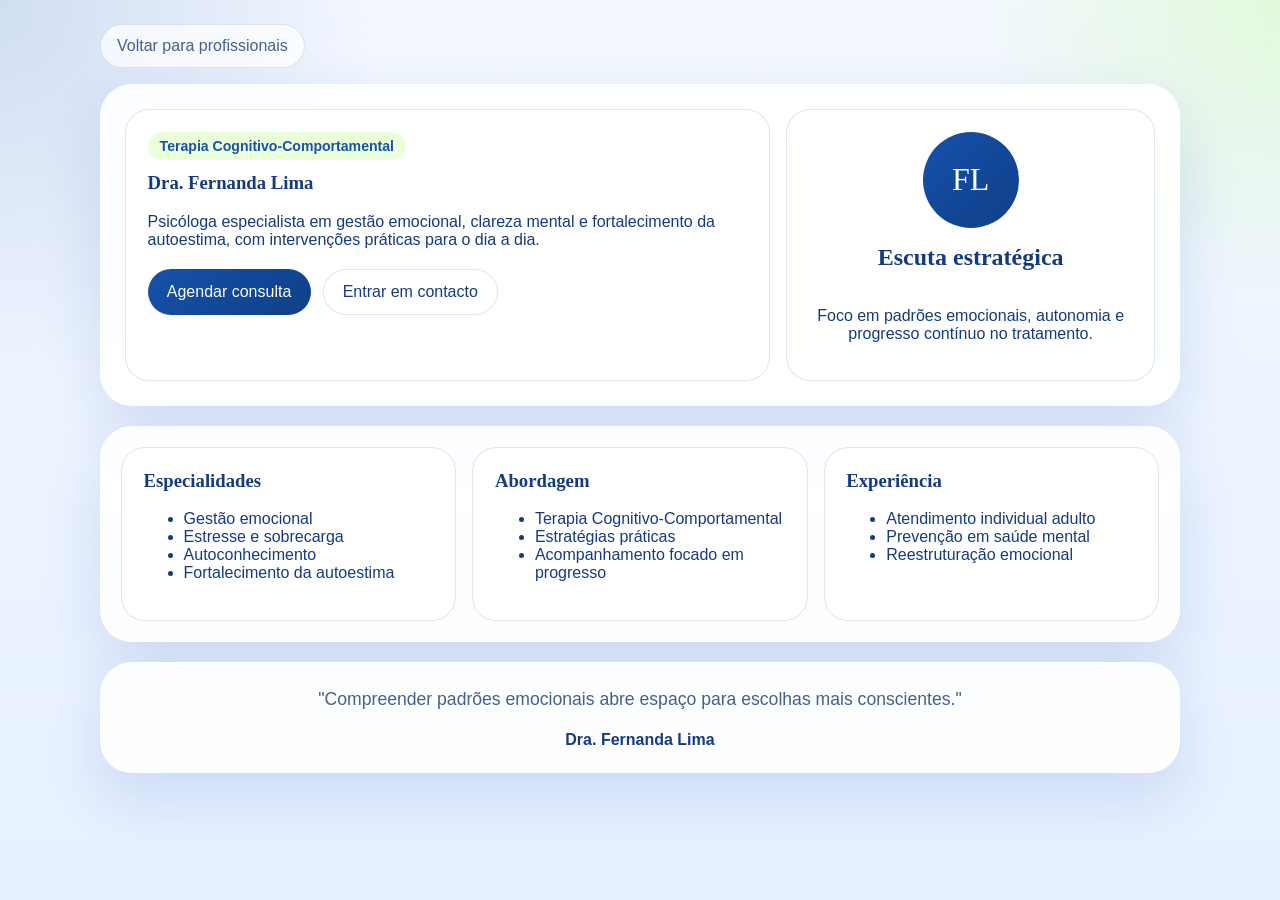
<file: fernandaa.html>
<!doctype html>
<html lang="pt-BR">
<head>
  <meta charset="utf-8" />
  <meta name="viewport" content="width=device-width, initial-scale=1" />
  <title>Dra. Fernanda Lima | Nutrimente</title>
  <meta name="description" content="Perfil profissional da Dra. Fernanda Lima na Nutrimente." />
  <link rel="stylesheet" href="profissionais.css" />
</head>
<body>
  <main class="page">
    <a class="back-link" href="index.html#profissionais">Voltar para profissionais</a>
    <section class="hero">
      <article class="hero-card">
        <span class="badge">Terapia Cognitivo-Comportamental</span>
        <h1>Dra. Fernanda Lima</h1>
        <p>Psicóloga especialista em gestão emocional, clareza mental e fortalecimento da autoestima, com intervenções práticas para o dia a dia.</p>
        <div class="cta-row">
          <a class="btn btn-primary" href="index.html#agenda">Agendar consulta</a>
          <a class="btn btn-secondary" href="mailto:contato@nutrimente.com.br?subject=Consulta%20com%20Dra.%20Fernanda%20Lima">Entrar em contacto</a>
        </div>
      </article>
      <aside class="hero-card portrait-card">
        <div class="avatar">FL</div>
        <h2>Escuta estratégica</h2>
        <p>Foco em padrões emocionais, autonomia e progresso contínuo no tratamento.</p>
      </aside>
    </section>
    <section class="grid">
      <article class="info-card"><h3>Especialidades</h3><ul><li>Gestão emocional</li><li>Estresse e sobrecarga</li><li>Autoconhecimento</li><li>Fortalecimento da autoestima</li></ul></article>
      <article class="info-card"><h3>Abordagem</h3><ul><li>Terapia Cognitivo-Comportamental</li><li>Estratégias práticas</li><li>Acompanhamento focado em progresso</li></ul></article>
      <article class="info-card"><h3>Experiência</h3><ul><li>Atendimento individual adulto</li><li>Prevenção em saúde mental</li><li>Reestruturação emocional</li></ul></article>
    </section>
    <section class="quote"><p>"Compreender padrões emocionais abre espaço para escolhas mais conscientes."</p><strong>Dra. Fernanda Lima</strong></section>
  </main>
</body>
</html>
</file>
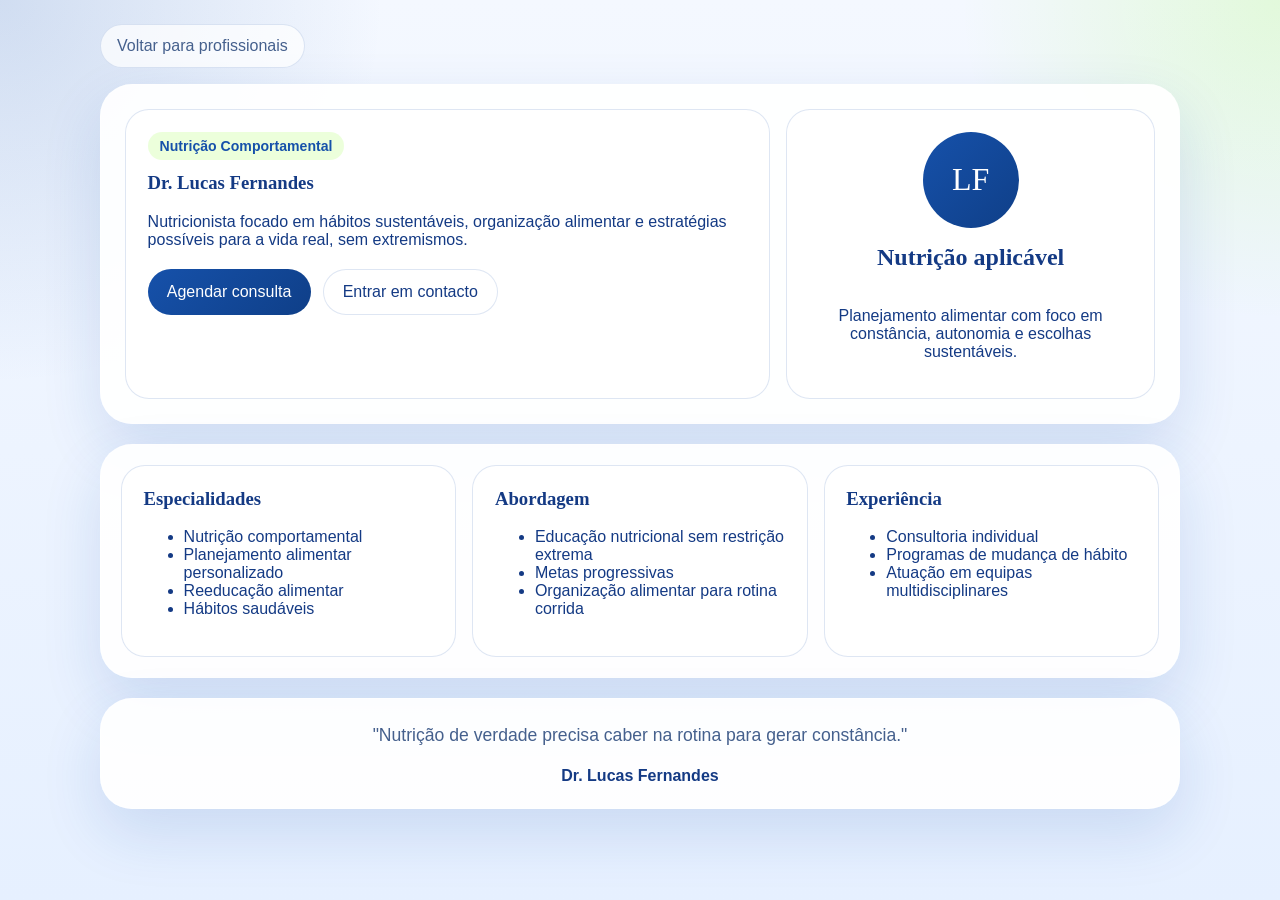
<file: lucas.html>
<!doctype html>
<html lang="pt-BR">
<head>
  <meta charset="utf-8" />
  <meta name="viewport" content="width=device-width, initial-scale=1" />
  <title>Dr. Lucas Fernandes | Nutrimente</title>
  <meta name="description" content="Perfil profissional do Dr. Lucas Fernandes na Nutrimente." />
  <link rel="stylesheet" href="profissionais.css" />
</head>
<body>
  <main class="page">
    <a class="back-link" href="index.html#profissionais">Voltar para profissionais</a>
    <section class="hero">
      <article class="hero-card">
        <span class="badge">Nutrição Comportamental</span>
        <h1>Dr. Lucas Fernandes</h1>
        <p>Nutricionista focado em hábitos sustentáveis, organização alimentar e estratégias possíveis para a vida real, sem extremismos.</p>
        <div class="cta-row">
          <a class="btn btn-primary" href="index.html#agenda">Agendar consulta</a>
          <a class="btn btn-secondary" href="mailto:contato@nutrimente.com.br?subject=Consulta%20com%20Dr.%20Lucas%20Fernandes">Entrar em contacto</a>
        </div>
      </article>
      <aside class="hero-card portrait-card">
        <div class="avatar">LF</div>
        <h2>Nutrição aplicável</h2>
        <p>Planejamento alimentar com foco em constância, autonomia e escolhas sustentáveis.</p>
      </aside>
    </section>
    <section class="grid">
      <article class="info-card"><h3>Especialidades</h3><ul><li>Nutrição comportamental</li><li>Planejamento alimentar personalizado</li><li>Reeducação alimentar</li><li>Hábitos saudáveis</li></ul></article>
      <article class="info-card"><h3>Abordagem</h3><ul><li>Educação nutricional sem restrição extrema</li><li>Metas progressivas</li><li>Organização alimentar para rotina corrida</li></ul></article>
      <article class="info-card"><h3>Experiência</h3><ul><li>Consultoria individual</li><li>Programas de mudança de hábito</li><li>Atuação em equipas multidisciplinares</li></ul></article>
    </section>
    <section class="quote"><p>"Nutrição de verdade precisa caber na rotina para gerar constância."</p><strong>Dr. Lucas Fernandes</strong></section>
  </main>
</body>
</html>
</file>
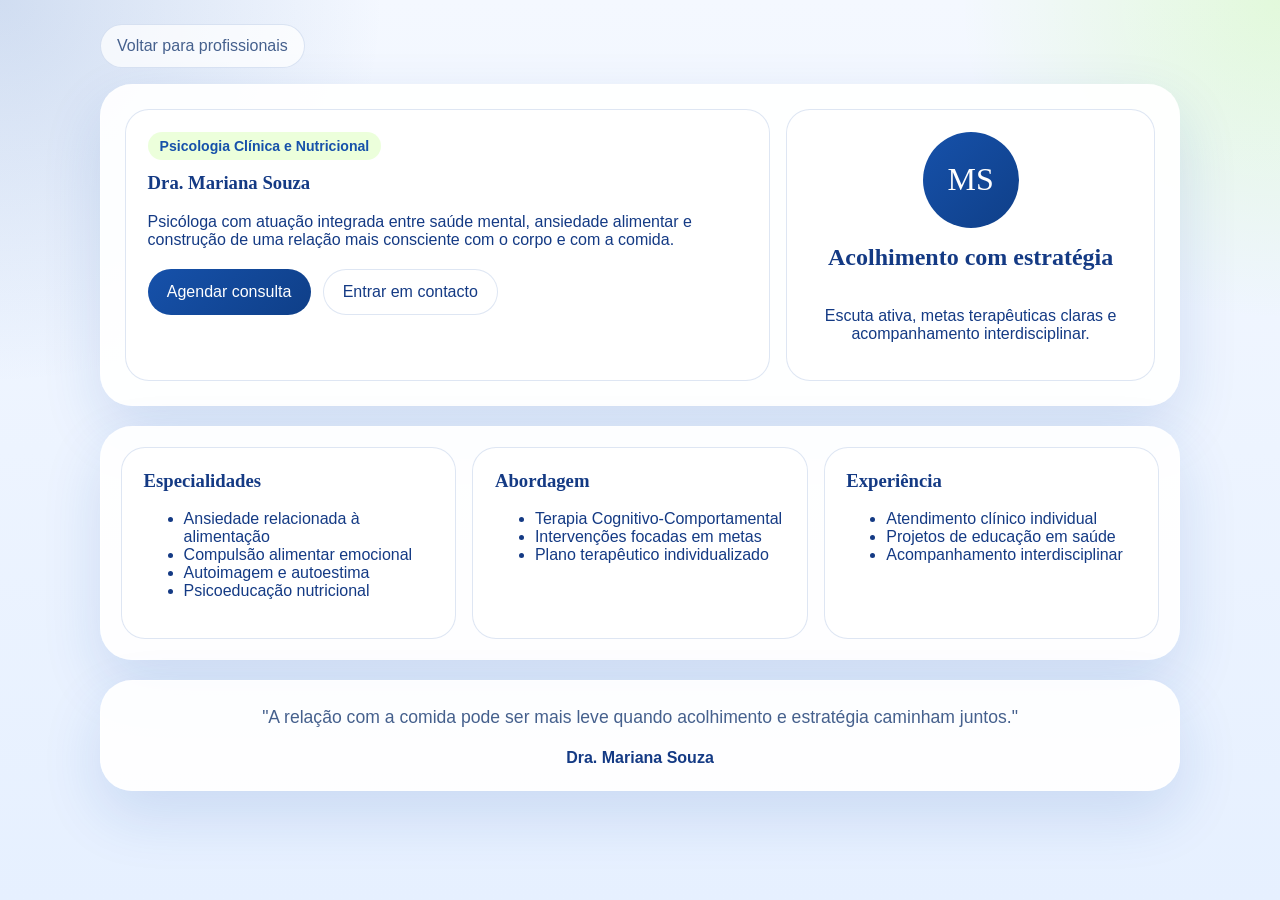
<file: mariana.html>
<!doctype html>
<html lang="pt-BR">
<head>
  <meta charset="utf-8" />
  <meta name="viewport" content="width=device-width, initial-scale=1" />
  <title>Dra. Mariana Souza | Nutrimente</title>
  <meta name="description" content="Perfil profissional da Dra. Mariana Souza na Nutrimente." />
  <link rel="stylesheet" href="profissionais.css" />
</head>
<body>
  <main class="page">
    <a class="back-link" href="index.html#profissionais">Voltar para profissionais</a>
    <section class="hero">
      <article class="hero-card">
        <span class="badge">Psicologia Clínica e Nutricional</span>
        <h1>Dra. Mariana Souza</h1>
        <p>Psicóloga com atuação integrada entre saúde mental, ansiedade alimentar e construção de uma relação mais consciente com o corpo e com a comida.</p>
        <div class="cta-row">
          <a class="btn btn-primary" href="index.html#agenda">Agendar consulta</a>
          <a class="btn btn-secondary" href="mailto:contato@nutrimente.com.br?subject=Consulta%20com%20Dra.%20Mariana%20Souza">Entrar em contacto</a>
        </div>
      </article>
      <aside class="hero-card portrait-card">
        <div class="avatar">MS</div>
        <h2>Acolhimento com estratégia</h2>
        <p>Escuta ativa, metas terapêuticas claras e acompanhamento interdisciplinar.</p>
      </aside>
    </section>
    <section class="grid">
      <article class="info-card"><h3>Especialidades</h3><ul><li>Ansiedade relacionada à alimentação</li><li>Compulsão alimentar emocional</li><li>Autoimagem e autoestima</li><li>Psicoeducação nutricional</li></ul></article>
      <article class="info-card"><h3>Abordagem</h3><ul><li>Terapia Cognitivo-Comportamental</li><li>Intervenções focadas em metas</li><li>Plano terapêutico individualizado</li></ul></article>
      <article class="info-card"><h3>Experiência</h3><ul><li>Atendimento clínico individual</li><li>Projetos de educação em saúde</li><li>Acompanhamento interdisciplinar</li></ul></article>
    </section>
    <section class="quote"><p>"A relação com a comida pode ser mais leve quando acolhimento e estratégia caminham juntos."</p><strong>Dra. Mariana Souza</strong></section>
  </main>
</body>
</html>
</file>
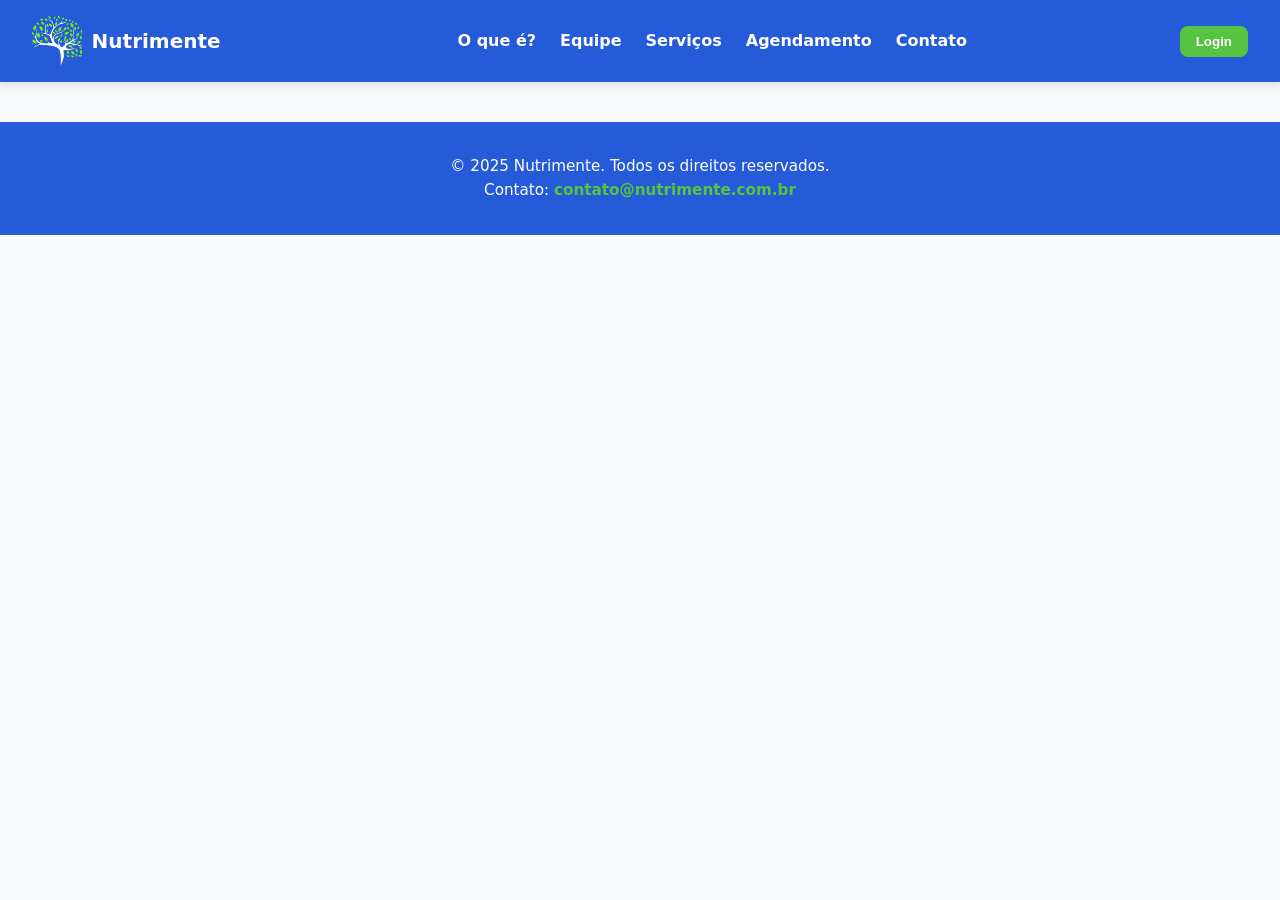
<file: profissional.html>
<!doctype html>
<html lang="pt-BR">
<head>
  <meta charset="utf-8" />
  <meta name="viewport" content="width=device-width,initial-scale=1" />
  <title>Nutrimente - Clínica de Psicologia Nutricional</title>
  <meta name="description" content="Clínica de Psicologia Nutricional que une acolhimento e ciência para promover saúde mental e bem-estar.">

  <style>
    /* Dropdown do usuário (menu sair) */
    .user-menu {
      position: relative;
    }

    .user-dropdown {
      display: none;
      position: absolute;
      top: 45px;
      right: 0;
      background: #fff;
      padding: 10px;
      border-radius: 8px;
      box-shadow: 0 4px 12px rgba(0,0,0,0.15);
      z-index: 2000;
    }

    .user-menu.active .user-dropdown {
      display: block;
    }

    .user-dropdown button {
      background: #f44336;
      color: #fff;
      border: none;
      padding: 8px 16px;
      border-radius: 8px;
      cursor: pointer;
      font-weight: 600;
      width: 100%;
    }

    .user-dropdown button:hover {
      background: #d9362b;
    }

    :root{
      --bg: #f7f9fc;
      --card:#fff;
      --accent:#255bd9;
      --accent-green:#57C441;
      --text:#102C6F;
      --radius:12px;
      font-family: Inter, system-ui, sans-serif;
    }
    *{box-sizing:border-box;margin:0;padding:0;}
    body{background:var(--bg);color:var(--text);line-height:1.6;}

    header{
      background:var(--accent); color:#fff;
      padding:1rem 2rem; display:flex; justify-content:space-between; align-items:center; flex-wrap:wrap;
      box-shadow:0 3px 8px rgba(0,0,0,0.1);
    }
    .brand{display:flex;align-items:center;gap:.6rem;font-weight:700;font-size:1.25rem;color:#fff;text-decoration:none;}
    .logo-img{width:50px;height:50px;border-radius:10px;object-fit:cover}

    nav{display:flex;align-items:center;}
    nav a{color:#fff;text-decoration:none;margin-left:1.5rem;font-weight:600;transition:opacity .3s;}
    nav a:hover{opacity:.85}

    .menu-toggle{display:none;background:none;border:none;color:#fff;font-size:1.6rem;cursor:pointer;}
    @media(max-width:768px){ .menu-toggle{display:block} nav{flex-direction:column; position:absolute; top:70px; left:0; width:100%; background:var(--accent); display:none} nav.active{display:flex} nav a{margin:1rem 0;} }

    .login-btn{background:var(--accent-green); color:#fff; padding:.5rem 1rem;border:none;border-radius:8px;font-weight:700;cursor:pointer;}
    .login-btn:hover{background:#4eb13a}

    section{max-width:1100px;margin:2.5rem auto;padding:1rem 2rem;}

    h2{color:var(--accent); margin-bottom:1rem; border-left:6px solid var(--accent-green); padding-left:.5rem; font-size:1.4rem}

    .services{display:grid;grid-template-columns:repeat(auto-fit,minmax(250px,1fr));gap:1.2rem;}
    .service{background:var(--card);padding:1.5rem;border-radius:var(--radius);border:1px solid #e0e6f1;box-shadow:0 4px 12px rgba(0,0,0,0.05);}

    /* O que é - com imagem à direita */
    .oque-container{display:flex;align-items:center;gap:2rem}
    .oque-container img{width:320px;border-radius:12px;object-fit:cover;box-shadow:0 4px 12px rgba(0,0,0,.1)}
    @media(max-width:768px){ .oque-container{flex-direction:column;text-align:center} .oque-container img{width:100%} }

    /* Agendamento */
    .agenda-wrapper{max-width:700px;background:var(--card);padding:2rem;border-radius:var(--radius);border:1px solid #e0e6f1;box-shadow:0 6px 16px rgba(0,0,0,0.06)}
    label{font-weight:600;margin-bottom:.3rem;display:block}
    input, select, textarea{width:100%;padding:.75rem;border-radius:var(--radius);border:1px solid #ccc;font-size:1rem;margin-bottom:.5rem}
    .horarios-container{display:grid;grid-template-columns:repeat(auto-fit,minmax(100px,1fr));gap:.6rem;margin:1rem 0;}
    .horario-btn{padding:.8rem;border-radius:var(--radius);border:2px solid var(--accent);background:var(--bg);color:var(--text);font-weight:600;cursor:pointer}
    .horario-btn.selecionado{background:var(--accent-green);color:#fff;border-color:var(--accent-green)}

    .meus-agendamentos{margin-top:1.2rem;background:var(--card);padding:1rem;border-radius:var(--radius);border:1px solid #e0e6f1;box-shadow:0 4px 12px rgba(0,0,0,0.05)}
    .cancelar-btn{background:#f44336;color:#fff;border:none;padding:.3rem .6rem;border-radius:6px;margin-left:10px;cursor:pointer}

    /* botao minhas consultas que abre outra pagina */
    .agendamentos{max-width:1100px;margin:0 auto;padding:0 2rem}
    .btn-consultas{display:inline-flex;align-items:center;background:#1c63d5;color:#fff;padding:14px 24px;border-radius:10px;border:none;font-size:18px;font-weight:600;cursor:pointer;margin:20px 0}
    .btn-consultas:hover{background:#0e4fb1}

    /* modal */
    .modal{position:fixed;inset:0;background:rgba(0,0,0,.45);display:none;justify-content:center;align-items:center;z-index:1000}
    .modal-content{background:#fff;padding:2rem;border-radius:12px;max-width:420px;width:92%;position:relative;box-shadow:0 6px 16px rgba(0,0,0,.2)}
    .modal-close{position:absolute;top:12px;right:15px;background:none;border:none;font-size:1.6rem;cursor:pointer;color:#555}

    .user-menu{position:relative;display:inline-flex;align-items:center;gap:.5rem;cursor:pointer}
    .avatar{width:36px;height:36px;border-radius:50%;background:#fff;color:var(--accent);display:flex;align-items:center;justify-content:center;font-weight:700}

    footer{background:var(--accent);color:#fff;text-align:center;padding:2rem 1rem;margin-top:2.5rem;font-size:0.95rem}
    footer a{color:var(--accent-green);text-decoration:none;font-weight:600}
  </style>
</head>

<body>
  <header>
    <a class="brand" href="#">
      <img src="img/LogoNutrimente.png" alt="Logo da Nutrimente" class="logo-img">
      Nutrimente
    </a>

    <button class="menu-toggle" id="menuToggle">☰</button>

    <nav id="menuNav">
      <a href="#oque">O que é?</a>
      <a href="#equipe">Equipe</a>
      <a href="#servicos">Serviços</a>
      <a href="#agendamento">Agendamento</a>
      <a href="#contato">Contato</a>
    </nav>

    <button class="login-btn" id="abrirLogin">Login</button>
  </header>

  <!-- BOTÃO "Minhas próximas consultas" - fica escondido enquanto não logado -->
  <div class="agendamentos" id="agendamentos" style="display:none;">
    <button class="btn-consultas" onclick="window.location.href='proximas-consultas.html'">
        Minhas próximas consultas
    </button>
  </div>



      <!-- Área de exibição de agendamentos do usuário (visível se houver) -->
      <div class="meus-agendamentos" id="meusAgendamentos" style="display:none;">
        <h3>Meus agendamentos</h3>
        <div id="listaAgendamentos"></div>
      </div>
    </div>
  </section>

  <!-- Modal Login / Cadastro -->
  <div class="modal" id="modalLogin">
    <div class="modal-content">
      <button id="fecharModal" class="modal-close">×</button>
      <h2 id="tituloLogin">Entrar</h2>

      <div id="formLogin">
        <input type="email" id="loginEmail" placeholder="Email" required><br>
        <input type="password" id="loginSenha" placeholder="Senha" required><br>
        <button id="btnLogin" class="login-btn" style="width:100%;">Entrar</button>
        <p style="margin-top:.6rem">Ainda não tem conta?
          <span id="mostrarCadastro" style="color:var(--accent);cursor:pointer;font-weight:600"> Cadastre-se</span>
        </p>
      </div>

      <div id="formCadastro" style="display:none;">
        <h3 style="margin-bottom:.5rem">Crie sua conta</h3>
        <input type="text" id="cadastroNome" placeholder="Nome completo" required><br>
        <input type="email" id="cadastroEmail" placeholder="Email" required><br>
        <input type="password" id="cadastroSenha" placeholder="Senha (mín 6 chars)" required><br>
        <button id="btnCadastro" class="login-btn" style="width:100%;">Cadastrar</button>
        <p style="margin-top:.6rem">Já tem conta?
          <span id="mostrarLogin" style="color:var(--accent);cursor:pointer;font-weight:600"> Entrar</span>
        </p>
      </div>
    </div>
  </div>

  <footer id="contato">
    <p>©️ 2025 Nutrimente. Todos os direitos reservados.</p>
    <p>Contato: <a href="mailto:contato@nutrimente.com.br">contato@nutrimente.com.br</a></p>
  </footer>

<script>
  // ====== Elementos ======
  const menuToggle = document.getElementById('menuToggle');
  const menuNav = document.getElementById('menuNav');
  const modal = document.getElementById('modalLogin');
  const abrir = document.getElementById('abrirLogin');
  const fechar = document.getElementById('fecharModal');
  const formLogin = document.getElementById('formLogin');
  const formCadastro = document.getElementById('formCadastro');
  const mostrarCadastro = document.getElementById('mostrarCadastro');
  const mostrarLogin = document.getElementById('mostrarLogin');
  const titulo = document.getElementById('tituloLogin');

  const agendamentosBtnWrapper = document.getElementById('agendamentos');
  const meusAgendamentosBox = document.getElementById('meusAgendamentos');
  const listaAgendamentos = document.getElementById('listaAgendamentos');

  // form agenda
  const horarios = document.querySelectorAll('.horario-btn');
  const formAgenda = document.getElementById('formAgenda');

  // usuários / sessão
  let usuarioAtual = JSON.parse(localStorage.getItem('usuarioLogado') || 'null');

  // ====== Menu mobile ======
  menuToggle.onclick = () => menuNav.classList.toggle('active');

  // ====== Modal Login abrir/fechar ======
  abrir.onclick = () => modal.style.display = 'flex';
  fechar.onclick = () => modal.style.display = 'none';
  window.addEventListener('click', (e) => { if (e.target === modal) modal.style.display = 'none'; });

  mostrarCadastro.onclick = () => { formLogin.style.display = 'none'; formCadastro.style.display = 'block'; titulo.textContent = 'Cadastro'; };
  mostrarLogin.onclick = () => { formLogin.style.display = 'block'; formCadastro.style.display = 'none'; titulo.textContent = 'Entrar'; };

  // ====== Validações simples ======
  function validarEmail(email){ return /^[^\s@]+@[^\s@]+\.[^\s@]+$/.test(email); }
  function validarSenha(senha){ return /^(?=.*[A-Za-z])(?=.*\d)[A-Za-z\d]{6,}$/.test(senha); }
  function validarNome(nome){ return /^[A-Za-zÀ-ÿ\s]{3,}$/.test(nome); }
  function validarTelefone(tel){ return /^(\(?\d{2}\)?\s?)?\d{4,5}-?\d{4}$/.test(tel); }
  function mostrarErro(msg){ alert("⚠️ " + msg); }

  // ====== Cadastro ======
  document.getElementById('btnCadastro').onclick = () => {
    const nome = document.getElementById('cadastroNome').value.trim();
    const email = document.getElementById('cadastroEmail').value.trim();
    const senha = document.getElementById('cadastroSenha').value;

    if (!validarNome(nome)) return mostrarErro('Digite um nome válido (mínimo 3 letras).');
    if (!validarEmail(email)) return mostrarErro('Digite um email válido.');
    if (!validarSenha(senha)) return mostrarErro('A senha deve ter ao menos 6 caracteres, incluindo letras e números.');

    let users = JSON.parse(localStorage.getItem('usuarios') || '[]');
    if (users.find(u => u.email === email)) return mostrarErro('Email já cadastrado!');
    users.push({ nome, email, senha, agendamentos: [] });
    localStorage.setItem('usuarios', JSON.stringify(users));

    alert('✅ Cadastro realizado! Faça login.');
    formCadastro.style.display = 'none';
    formLogin.style.display = 'block';
    titulo.textContent = 'Entrar';
    // opcional: preenche campo de login
    document.getElementById('loginEmail').value = email;
  };

  // ====== Login ======
  document.getElementById('btnLogin').onclick = () => {
    const email = document.getElementById('loginEmail').value.trim();
    const senha = document.getElementById('loginSenha').value;
    if (!validarEmail(email)) return mostrarErro('Email inválido.');
    if (senha.length < 1) return mostrarErro('Digite sua senha.');

    const users = JSON.parse(localStorage.getItem('usuarios') || '[]');
    const user = users.find(u => u.email === email && u.senha === senha);
    if (!user) return mostrarErro('Credenciais inválidas.');

    usuarioAtual = user;
    localStorage.setItem('usuarioLogado', JSON.stringify(user));
    modal.style.display = 'none';
    atualizarSaudacao();
    // mostrar o botão de consultas
    agendamentosBtnWrapper.style.display = 'block';
  };

  // ====== Atualiza saudação / menu do usuário ======
  function atualizarSaudacao(){
    // remove se já existe
    const existente = document.querySelector('.user-menu');
    if (existente) existente.remove();

    if (usuarioAtual) {
      // esconde botão de abrir login
      abrir.style.display = 'none';

      // cria user menu com avatar e logout
      const userMenu = document.createElement('div');
      userMenu.className = 'user-menu';

      const avatar = document.createElement('div');
      avatar.className = 'avatar';
      avatar.textContent = usuarioAtual.nome.split(' ').map(p => p[0]).join('').substring(0,2).toUpperCase();

      const name = document.createElement('span');
      name.style.color = '#fff';
      name.style.fontWeight = '700';
      name.style.marginLeft = '6px';
      name.textContent = usuarioAtual.nome.split(' ')[0] + ' ▾';

      const dropdown = document.createElement('div');
      dropdown.className = 'user-dropdown';

      const sairBtn = document.createElement('button');
      sairBtn.textContent = 'Sair';
      sairBtn.onclick = () => {
        localStorage.removeItem('usuarioLogado');
        usuarioAtual = null;
        userMenu.remove();
        abrir.style.display = 'inline-block';
        agendamentosBtnWrapper.style.display = 'none';
        meusAgendamentosBox.style.display = 'none';
      };

      dropdown.appendChild(sairBtn);
      userMenu.appendChild(avatar);
      userMenu.appendChild(name);
      userMenu.appendChild(dropdown);

      document.querySelector('header').appendChild(userMenu);
      userMenu.onclick = () => userMenu.classList.toggle('active');

      // mostra o botão de "Minhas próximas consultas"
      agendamentosBtnWrapper.style.display = 'block';

      // carregar agendamentos do usuário
      carregarAgendamentos();
    } else {
      // não logado
      abrir.style.display = 'inline-block';
      agendamentosBtnWrapper.style.display = 'none';
      meusAgendamentosBox.style.display = 'none';
    }
  }

  // ====== Horários seleção ======
  horarios.forEach(btn => btn.addEventListener('click', () => {
    if (btn.classList.contains('reservado')) return;
    horarios.forEach(b => b.classList.remove('selecionado'));
    btn.classList.add('selecionado');
  }));

  // ====== Enviar agendamento ======
  formAgenda.addEventListener('submit', e => {
    e.preventDefault();
    if (!usuarioAtual) return mostrarErro('Faça login para agendar.');

    const data = document.getElementById('data').value;
    const nome = document.getElementById('nome').value.trim();
    const email = document.getElementById('email').value.trim();
    const telefone = document.getElementById('telefone').value.trim();
    const horarioSelecionado = document.querySelector('.horario-btn.selecionado');

    if (!data) return mostrarErro('Selecione uma data.');
    // valida data futura
    const hoje = new Date(); hoje.setHours(0,0,0,0);
    if (new Date(data) < hoje) return mostrarErro('Selecione uma data futura.');
    if (!horarioSelecionado) return mostrarErro('Escolha um horário.');
    if (!validarNome(nome)) return mostrarErro('Nome inválido.');
    if (!validarEmail(email)) return mostrarErro('Email inválido.');
    if (!validarTelefone(telefone)) return mostrarErro('Telefone inválido. Ex: (11) 98765-4321');

    const agendamento = { data, hora: horarioSelecionado.dataset.hora, nome, email, telefone };

    let users = JSON.parse(localStorage.getItem('usuarios') || '[]');
    const idx = users.findIndex(u => u.email === usuarioAtual.email);
    if (idx !== -1) {
      users[idx].agendamentos.push(agendamento);
      usuarioAtual = users[idx];
      localStorage.setItem('usuarios', JSON.stringify(users));
      localStorage.setItem('usuarioLogado', JSON.stringify(usuarioAtual));
    }

    alert('✅ Agendamento confirmado!');
    formAgenda.reset();
    horarios.forEach(b => b.classList.remove('selecionado'));
    carregarAgendamentos();
  });

  // ====== Carregar agendamentos do usuário ======
  function carregarAgendamentos(){
    if (!usuarioAtual?.agendamentos?.length) {
      meusAgendamentosBox.style.display = 'none';
      listaAgendamentos.innerHTML = '';
      return;
    }

    meusAgendamentosBox.style.display = 'block';
    listaAgendamentos.innerHTML = '';

    usuarioAtual.agendamentos.forEach((a, i) => {
      const item = document.createElement('div');
      item.style.padding = '8px 0';
      item.style.borderBottom = '1px solid #eee';
      item.innerHTML = `📅 <strong>${a.data}</strong> às <strong>${a.hora}</strong> — ${a.nome} (${a.telefone})
        <button class="cancelar-btn" data-index="${i}">Cancelar</button>`;
      listaAgendamentos.appendChild(item);
    });

    document.querySelectorAll('.cancelar-btn').forEach(btn => {
      btn.onclick = () => {
        if (!confirm('Deseja realmente cancelar este agendamento?')) return;
        const idx = +btn.dataset.index;
        usuarioAtual.agendamentos.splice(idx, 1);
        let users = JSON.parse(localStorage.getItem('usuarios') || '[]');
        const uidx = users.findIndex(u => u.email === usuarioAtual.email);
        if (uidx !== -1) users[uidx] = usuarioAtual;
        localStorage.setItem('usuarios', JSON.stringify(users));
        localStorage.setItem('usuarioLogado', JSON.stringify(usuarioAtual));
        carregarAgendamentos();
      };
    });
  }

  // inicialização: se já tem usuário no localStorage, atualiza UI
  atualizarSaudacao();

</script>
</body>
</html>
</file>
<file: profissionais.css>
:root {
  --surface: rgba(255, 255, 255, 0.92);
  --line: rgba(22, 81, 170, 0.14);
  --text: #143a84;
  --muted: #45608d;
  --brand: #1651aa;
  --accent: #76ff03;
  --shadow: 0 24px 60px rgba(22, 81, 170, 0.14);
  --radius-lg: 24px;
  --radius-md: 18px;
  --font-display: Georgia, "Times New Roman", serif;
  --font-body: "Segoe UI", Tahoma, Geneva, Verdana, sans-serif;
}

* { box-sizing: border-box; }
body {
  margin: 0;
  min-height: 100vh;
  color: var(--text);
  font-family: var(--font-body);
  background:
    radial-gradient(circle at top left, rgba(22, 81, 170, 0.16), transparent 24rem),
    radial-gradient(circle at top right, rgba(118, 255, 3, 0.14), transparent 20rem),
    linear-gradient(180deg, #f4f8ff 0%, #e6f0ff 100%);
}
.page { width: min(1080px, calc(100% - 2rem)); margin: 0 auto; padding: 1.5rem 0 3rem; }
.back-link {
  display: inline-flex;
  margin-bottom: 1rem;
  padding: 0.75rem 1rem;
  border-radius: 999px;
  border: 1px solid var(--line);
  background: rgba(255, 255, 255, 0.72);
  color: var(--muted);
  text-decoration: none;
}
.hero, .grid, .quote {
  border: 1px solid rgba(255, 255, 255, 0.45);
  background: var(--surface);
  box-shadow: var(--shadow);
}
.hero {
  display: grid;
  grid-template-columns: 1.4fr 0.8fr;
  gap: 1rem;
  padding: 1.5rem;
  border-radius: 2rem;
}
.hero-card, .info-card {
  padding: 1.35rem;
  border-radius: var(--radius-lg);
  border: 1px solid var(--line);
  background: rgba(255, 255, 255, 0.72);
}
.hero-card h1, .hero-card h2, .info-card h3 { margin-top: 0; font-family: var(--font-display); }
.badge {
  display: inline-flex;
  margin-bottom: 0.75rem;
  padding: 0.4rem 0.75rem;
  border-radius: 999px;
  background: rgba(118, 255, 3, 0.14);
  color: var(--brand);
  font-size: 0.88rem;
  font-weight: 700;
}
.cta-row { display: flex; gap: 0.75rem; flex-wrap: wrap; margin-top: 1.25rem; }
.btn {
  display: inline-flex;
  align-items: center;
  justify-content: center;
  min-height: 2.9rem;
  padding: 0.8rem 1.2rem;
  border-radius: 999px;
  text-decoration: none;
}
.btn-primary { background: linear-gradient(135deg, var(--brand) 0%, #0f3f88 100%); color: #fff; }
.btn-secondary { border: 1px solid var(--line); background: #fff; color: var(--text); }
.portrait-card { display: grid; place-content: center; text-align: center; }
.avatar {
  display: grid;
  place-items: center;
  width: 6rem;
  height: 6rem;
  margin: 0 auto 1rem;
  border-radius: 50%;
  background: linear-gradient(135deg, var(--brand) 0%, #0f3f88 100%);
  color: #fff;
  font-family: var(--font-display);
  font-size: 2rem;
}
.grid {
  display: grid;
  grid-template-columns: repeat(3, minmax(0, 1fr));
  gap: 1rem;
  margin-top: 1.25rem;
  padding: 1.25rem;
  border-radius: 2rem;
}
.quote { margin-top: 1.25rem; padding: 1.4rem; border-radius: 2rem; text-align: center; }
.quote p { margin-top: 0; color: var(--muted); font-size: 1.1rem; line-height: 1.6; }

@media (max-width: 860px) {
  .hero, .grid { grid-template-columns: 1fr; }
  .page { width: min(100%, calc(100% - 1rem)); }
}
</file>
